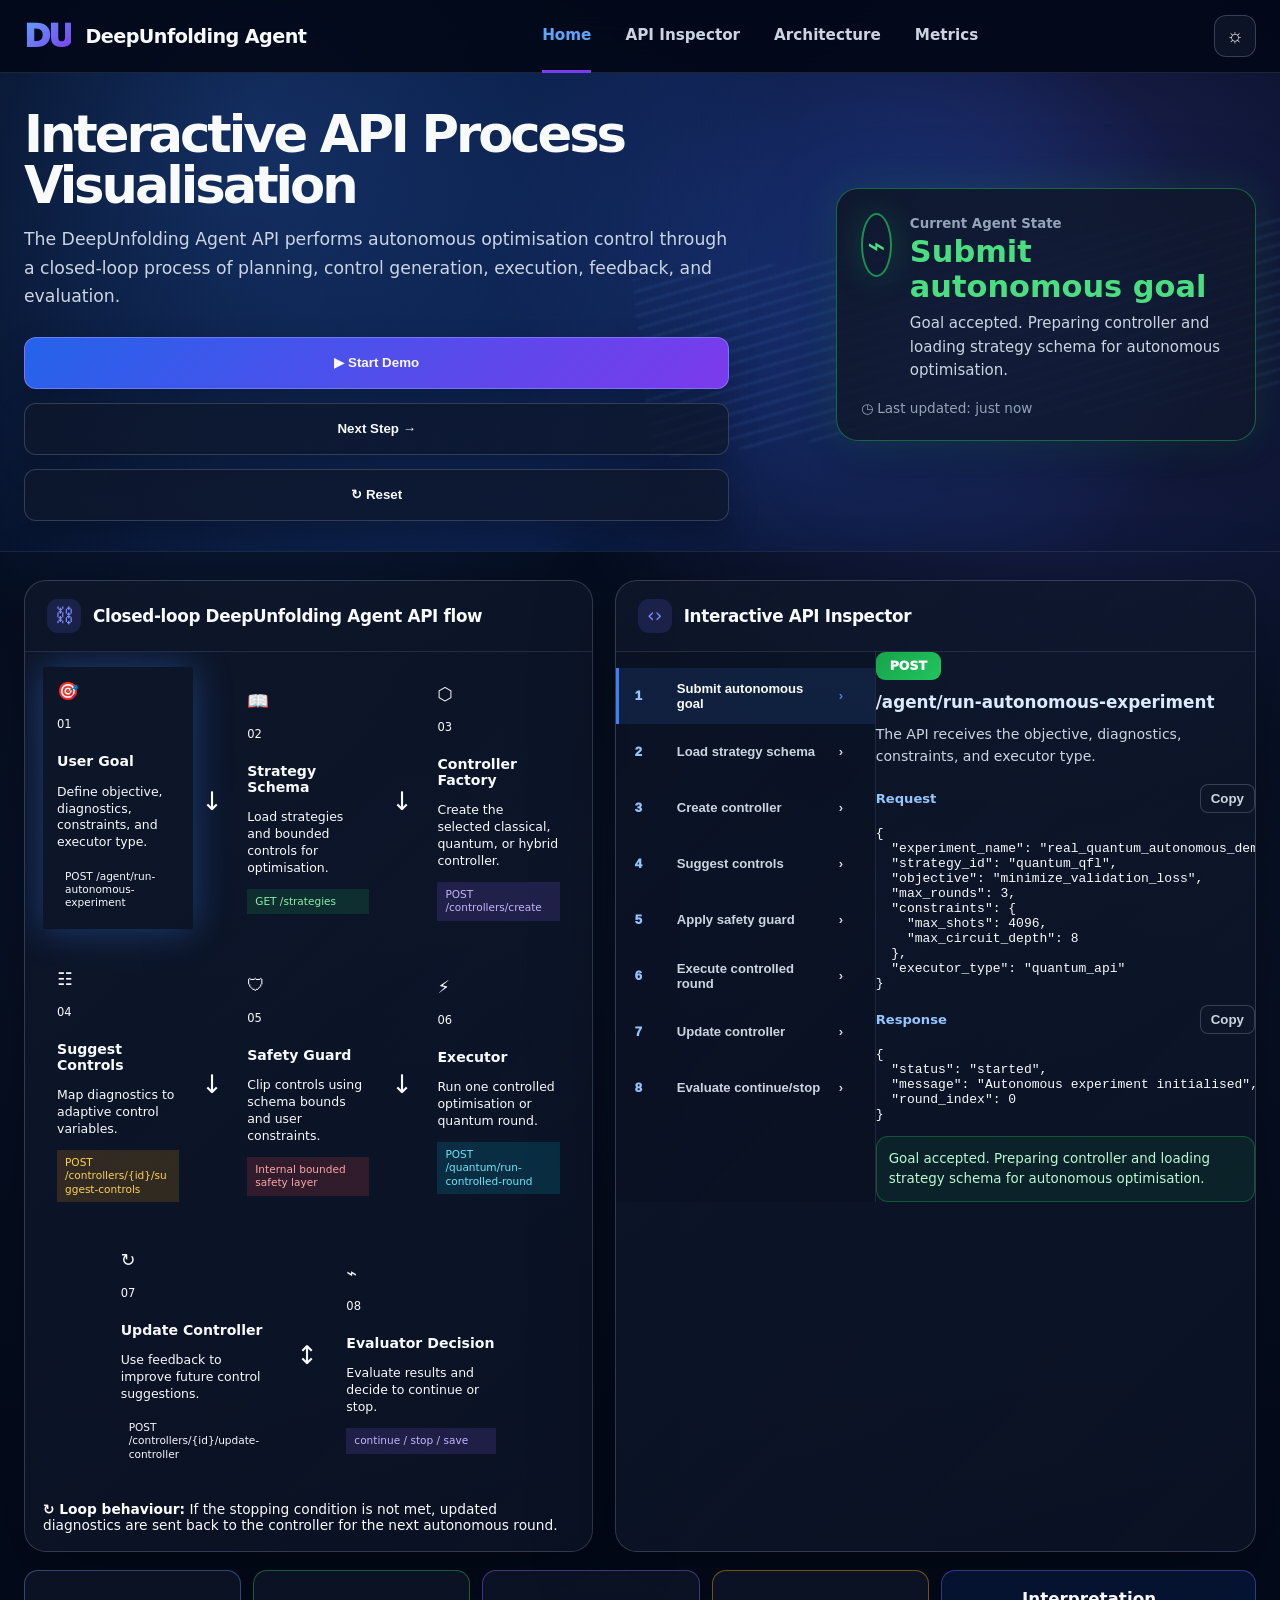
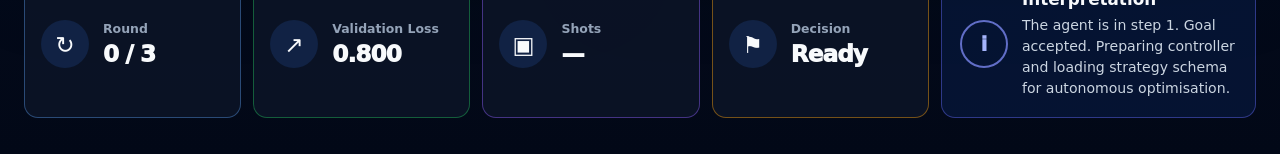
<file: demo.html>
<!DOCTYPE html>
<html lang="en">
<head>
  <meta charset="UTF-8" />
  <meta name="viewport" content="width=device-width, initial-scale=1.0" />
  <title>DeepUnfolding Agent | Interactive API Demo</title>

  <style>
    :root {
      --bg: #020817;
      --panel: rgba(15, 23, 42, 0.82);
      --panel-2: rgba(15, 23, 42, 0.62);
      --border: rgba(148, 163, 184, 0.28);
      --text: #f8fafc;
      --muted: #cbd5e1;
      --muted-2: #94a3b8;
      --blue: #3b82f6;
      --indigo: #6366f1;
      --purple: #8b5cf6;
      --green: #22c55e;
      --cyan: #06b6d4;
      --amber: #f59e0b;
      --red: #ef4444;
      --shadow: 0 24px 80px rgba(0, 0, 0, 0.35);
      --radius: 22px;
    }

    * {
      box-sizing: border-box;
    }

    html {
      scroll-behavior: smooth;
    }

    body {
      margin: 0;
      font-family: Inter, ui-sans-serif, system-ui, -apple-system, BlinkMacSystemFont, "Segoe UI", sans-serif;
      color: var(--text);
      background:
        radial-gradient(circle at 20% 8%, rgba(59, 130, 246, 0.28), transparent 28%),
        radial-gradient(circle at 82% 15%, rgba(99, 102, 241, 0.28), transparent 30%),
        linear-gradient(180deg, #020817 0%, #071126 50%, #020817 100%);
      min-height: 100vh;
    }

    a {
      color: inherit;
      text-decoration: none;
    }

    .container {
  width: min(1680px, calc(100% - 48px));
  margin: 0 auto;
}

    .site-header {
      position: sticky;
      top: 0;
      z-index: 50;
      border-bottom: 1px solid rgba(148, 163, 184, 0.18);
      background: rgba(2, 8, 23, 0.86);
      backdrop-filter: blur(18px);
    }

    .nav {
      height: 72px;
      display: flex;
      align-items: center;
      justify-content: space-between;
    }

    .brand {
      display: flex;
      align-items: center;
      gap: 14px;
      font-weight: 900;
      letter-spacing: -0.03em;
      font-size: 1.2rem;
    }

    .brand-mark {
      font-size: 2rem;
      font-weight: 1000;
      letter-spacing: -0.08em;
      background: linear-gradient(135deg, #60a5fa, #7c3aed);
      -webkit-background-clip: text;
      color: transparent;
    }

    .nav-links {
      display: flex;
      align-items: center;
      gap: 34px;
      color: var(--muted);
      font-weight: 700;
      font-size: 0.95rem;
    }

    .nav-links a {
      padding: 26px 0;
      border-bottom: 3px solid transparent;
    }

    .nav-links a.active {
      color: #60a5fa;
      border-bottom-color: #7c3aed;
    }

    .theme-button {
      width: 42px;
      height: 42px;
      border-radius: 12px;
      border: 1px solid rgba(148, 163, 184, 0.32);
      background: rgba(15, 23, 42, 0.82);
      color: var(--text);
      display: grid;
      place-items: center;
      font-size: 1.2rem;
    }

    .hero {
      position: relative;
      overflow: hidden;
      border-bottom: 1px solid rgba(148, 163, 184, 0.14);
    }

    .hero::before {
      content: "";
      position: absolute;
      inset: 0;
      background:
        linear-gradient(110deg, transparent 0%, rgba(37, 99, 235, 0.22) 48%, transparent 76%),
        radial-gradient(circle at 72% 50%, rgba(37, 99, 235, 0.36), transparent 32%);
      opacity: 0.9;
      pointer-events: none;
    }

    .hero::after {
      content: "";
      position: absolute;
      right: -8%;
      top: 35%;
      width: 58%;
      height: 180px;
      background:
        repeating-linear-gradient(
          170deg,
          rgba(96, 165, 250, 0.18),
          rgba(96, 165, 250, 0.18) 1px,
          transparent 2px,
          transparent 12px
        );
      filter: blur(1px);
      transform: rotate(-6deg);
      pointer-events: none;
    }

    .hero-inner {
      position: relative;
      z-index: 2;
      min-height: 230px;
      display: grid;
      grid-template-columns: 1.45fr 1fr;
      gap: 40px;
      align-items: center;
      padding: 36px 0 30px;
    }

    .hero h1 {
      font-size: clamp(2.2rem, 4vw, 3.4rem);
      line-height: 1;
      margin: 0 0 14px;
      letter-spacing: -0.06em;
    }

    .hero p {
      color: var(--muted);
      font-size: 1.08rem;
      line-height: 1.65;
      max-width: 760px;
      margin: 0 0 26px;
    }

    .hero-actions {
      display: flex;
      flex-wrap: wrap;
      gap: 14px;
    }

    .btn {
      height: 52px;
      border-radius: 12px;
      border: 1px solid rgba(148, 163, 184, 0.28);
      padding: 0 28px;
      display: inline-flex;
      align-items: center;
      justify-content: center;
      gap: 12px;
      color: var(--text);
      background: rgba(15, 23, 42, 0.72);
      font-weight: 900;
      cursor: pointer;
      box-shadow: 0 12px 30px rgba(0, 0, 0, 0.22);
      transition: transform 0.18s ease, border-color 0.18s ease, background 0.18s ease;
    }

    .btn:hover {
      transform: translateY(-2px);
      border-color: rgba(96, 165, 250, 0.8);
    }

    .btn-primary {
      background: linear-gradient(135deg, #2563eb, #7c3aed);
      border-color: rgba(129, 140, 248, 0.7);
    }

    .state-card {
      justify-self: end;
      width: min(420px, 100%);
      padding: 24px;
      border-radius: 22px;
      border: 1px solid rgba(34, 197, 94, 0.45);
      background: linear-gradient(135deg, rgba(15, 23, 42, 0.92), rgba(15, 23, 42, 0.72));
      box-shadow: 0 0 40px rgba(34, 197, 94, 0.14), var(--shadow);
    }

    .state-row {
      display: flex;
      gap: 18px;
      align-items: flex-start;
    }

    .pulse-icon {
      width: 64px;
      height: 64px;
      border-radius: 50%;
      border: 2px solid rgba(34, 197, 94, 0.7);
      display: grid;
      place-items: center;
      color: #4ade80;
      font-size: 1.9rem;
      box-shadow: 0 0 32px rgba(34, 197, 94, 0.22);
    }

    .state-card small {
      color: var(--muted-2);
      font-weight: 800;
    }

    .state-card h2 {
      margin: 2px 0 8px;
      font-size: 1.9rem;
      color: #4ade80;
    }

    .state-card p {
      margin: 0;
      font-size: 0.94rem;
      line-height: 1.55;
    }

    .state-time {
      margin-top: 18px;
      display: flex;
      align-items: center;
      gap: 8px;
      color: var(--muted-2);
      font-size: 0.85rem;
    }

    .dashboard {
      padding: 28px 0 36px;
    }

    .dashboard-grid {
  display: grid;
  grid-template-columns: 0.94fr 1.06fr;
  gap: 22px;
  align-items: stretch;
}

    .panel {
  border: 1px solid var(--border);
  border-radius: var(--radius);
  background: linear-gradient(135deg, rgba(15, 23, 42, 0.82), rgba(15, 23, 42, 0.58));
  box-shadow: var(--shadow);
  overflow: hidden;
}

#architecture.panel {
  overflow: hidden;
}


    .panel-header {
      padding: 18px 22px;
      border-bottom: 1px solid rgba(148, 163, 184, 0.16);
      display: flex;
      align-items: center;
      gap: 12px;
    }

    .panel-icon {
      width: 34px;
      height: 34px;
      border-radius: 11px;
      display: grid;
      place-items: center;
      background: rgba(99, 102, 241, 0.16);
      color: #818cf8;
      font-size: 1.2rem;
    }

    .panel-header h2 {
      margin: 0;
      font-size: 1.05rem;
      letter-spacing: -0.02em;
    }

.flow-area {
  padding: 18px;
  min-width: 0;
  overflow: hidden;
}

.flow-row {
  display: grid;
  grid-template-columns: minmax(0, 1fr) 24px minmax(0, 1fr) 24px minmax(0, 1fr);
  gap: 8px;
  align-items: center;
  margin-bottom: 20px;
}

.flow-row.last {
  display: grid;
  grid-template-columns: minmax(0, 1fr) 28px minmax(0, 1fr);
  gap: 10px;
  max-width: 76%;
  margin-left: 12%;
}

.flow-node {
  width: 100%;
  min-width: 0;
  min-height: 142px;
  padding: 14px;
  overflow: hidden;
}

    .flow-node.active {
      transform: translateY(-4px);
      box-shadow: 0 0 30px rgba(96, 165, 250, 0.25);
    }
    .flow-node h3 {
  font-size: 0.88rem;
  line-height: 1.15;
}

.flow-node p {
  font-size: 0.78rem;
  line-height: 1.35;
}

    .flow-node.complete {
      opacity: 0.82;
    }

    .flow-node.blue { border-color: rgba(59, 130, 246, 0.75); }
    .flow-node.green { border-color: rgba(34, 197, 94, 0.75); }
    .flow-node.purple { border-color: rgba(139, 92, 246, 0.75); }
    .flow-node.amber { border-color: rgba(245, 158, 11, 0.75); }
    .flow-node.red { border-color: rgba(239, 68, 68, 0.75); }
    .flow-node.cyan { border-color: rgba(6, 182, 212, 0.75); }

    .flow-node.active.blue { box-shadow: 0 0 34px rgba(59, 130, 246, 0.38); }
    .flow-node.active.green { box-shadow: 0 0 34px rgba(34, 197, 94, 0.35); }
    .flow-node.active.purple { box-shadow: 0 0 34px rgba(139, 92, 246, 0.35); }
    .flow-node.active.amber { box-shadow: 0 0 34px rgba(245, 158, 11, 0.35); }
    .flow-node.active.red { box-shadow: 0 0 34px rgba(239, 68, 68, 0.35); }
    .flow-node.active.cyan { box-shadow: 0 0 34px rgba(6, 182, 212, 0.35); }

    .node-top {
  gap: 8px;
}

.node-emoji {
  width: 36px;
  height: 36px;
  font-size: 1.1rem;
  flex: 0 0 auto;
}

.node-number {
  height: 22px;
  min-width: 28px;
  font-size: 0.72rem;
}

.tag {
  display: block;
  width: 100%;
  max-width: 100%;
  white-space: normal;
  word-break: break-word;
  overflow-wrap: anywhere;
  line-height: 1.25;
  font-size: 0.66rem;
  padding: 6px 8px;
}
    .tag.green { background: rgba(34, 197, 94, 0.14); color: #86efac; }
    .tag.purple { background: rgba(139, 92, 246, 0.16); color: #c4b5fd; }
    .tag.amber { background: rgba(245, 158, 11, 0.16); color: #fcd34d; }
    .tag.red { background: rgba(239, 68, 68, 0.16); color: #fca5a5; }
    .tag.cyan { background: rgba(6, 182, 212, 0.16); color: #67e8f9; }

    .arrow {
  font-size: 1.6rem;
  min-width: 20px;
}

.loop-line {
  width: 68%;
  margin-top: -8px;
  margin-bottom: 18px;
}

.loop-note {
  margin: 8px 0 0;
  font-size: 0.86rem;
}
    .loop-note strong {
      color: #ffffff;
    }

    .inspector {
  display: grid;
  grid-template-columns: 260px minmax(0, 1fr);
}

    .step-list {
      border-right: 1px solid rgba(148, 163, 184, 0.16);
      padding: 16px 0;
      background: rgba(2, 8, 23, 0.2);
    }

    .step-button {
      width: 100%;
      min-height: 56px;
      display: grid;
      grid-template-columns: 34px 1fr 20px;
      align-items: center;
      gap: 8px;
      border: 0;
      border-left: 3px solid transparent;
      background: transparent;
      color: var(--muted);
      text-align: left;
      padding: 0 16px;
      cursor: pointer;
      font-weight: 800;
      font-size: 0.82rem;
    }

    .step-button:hover,
    .step-button.active {
      color: var(--text);
      background: rgba(59, 130, 246, 0.12);
      border-left-color: var(--blue);
    }

    .step-button .idx {
      color: #93c5fd;
      font-weight: 1000;
    }

    .step-button.active .chev {
      color: var(--blue);
    }

   .inspect-content {
  min-width: 0;
}

    .endpoint-line {
      display: flex;
      align-items: center;
      gap: 12px;
      margin-bottom: 12px;
      flex-wrap: wrap;
    }

    .method {
      display: inline-flex;
      align-items: center;
      justify-content: center;
      height: 28px;
      padding: 0 14px;
      border-radius: 9px;
      background: linear-gradient(135deg, #16a34a, #22c55e);
      font-size: 0.78rem;
      font-weight: 1000;
    }

    .endpoint {
      font-size: 1.05rem;
      font-weight: 900;
      color: #dbeafe;
    }

    .inspect-content p {
      color: var(--muted);
      font-size: 0.88rem;
      line-height: 1.55;
      margin: 0 0 16px;
    }

    .json-title {
      display: flex;
      justify-content: space-between;
      align-items: center;
      color: #93c5fd;
      font-weight: 900;
      font-size: 0.82rem;
      margin: 14px 0 8px;
    }

    .copy-btn {
      border: 1px solid rgba(148, 163, 184, 0.3);
      background: rgba(15, 23, 42, 0.7);
      color: var(--muted);
      border-radius: 8px;
      padding: 6px 10px;
      cursor: pointer;
      font-weight: 800;
    }

    pre {
  width: 100%;
  max-width: 100%;
  overflow: auto;
}

    .agent-box {
      margin-top: 14px;
      border: 1px solid rgba(34, 197, 94, 0.32);
      background: rgba(22, 163, 74, 0.1);
      color: #bbf7d0;
      border-radius: 12px;
      padding: 12px;
      font-size: 0.84rem;
      line-height: 1.5;
    }

    .metric-row {
      display: grid;
      grid-template-columns: repeat(4, 1fr) 1.45fr;
      gap: 12px;
      margin-top: 18px;
    }

    .metric {
      min-height: 92px;
      display: flex;
      gap: 14px;
      align-items: center;
      padding: 16px;
      border: 1px solid rgba(96, 165, 250, 0.38);
      border-radius: 14px;
      background: rgba(15, 23, 42, 0.72);
    }

    .metric.green { border-color: rgba(34, 197, 94, 0.42); }
    .metric.purple { border-color: rgba(139, 92, 246, 0.45); }
    .metric.amber { border-color: rgba(245, 158, 11, 0.45); }

    .metric-icon {
      width: 48px;
      height: 48px;
      border-radius: 50%;
      display: grid;
      place-items: center;
      background: rgba(59, 130, 246, 0.15);
      font-size: 1.45rem;
    }

    .metric-label {
      color: var(--muted-2);
      font-size: 0.78rem;
      font-weight: 800;
    }

    .metric-value {
      display: block;
      margin-top: 4px;
      font-size: 1.45rem;
      font-weight: 1000;
      letter-spacing: -0.04em;
    }

    .interpretation {
      min-height: 92px;
      padding: 18px;
      border: 1px solid rgba(99, 102, 241, 0.45);
      border-radius: 14px;
      background: rgba(37, 99, 235, 0.12);
      display: flex;
      gap: 14px;
      align-items: center;
    }

    .interpretation-icon {
      width: 48px;
      height: 48px;
      flex: 0 0 auto;
      border-radius: 50%;
      display: grid;
      place-items: center;
      border: 2px solid rgba(129, 140, 248, 0.75);
      color: #a5b4fc;
      font-weight: 1000;
      font-size: 1.2rem;
    }

    .interpretation h3 {
      margin: 0 0 6px;
      font-size: 1.05rem;
    }

    .interpretation p {
      margin: 0;
      color: var(--muted);
      font-size: 0.88rem;
      line-height: 1.5;
    }

    @media (max-width: 780px) {
  .container {
    width: calc(100% - 24px);
  }

  .nav {
    height: auto;
    padding: 14px 0;
    align-items: center;
  }

  .brand {
    font-size: 1rem;
  }

  .nav-links {
    display: none;
  }

  .hero-inner {
    grid-template-columns: 1fr;
    gap: 22px;
    padding: 28px 0;
  }

  .hero h1 {
    font-size: clamp(1.9rem, 9vw, 2.5rem);
    line-height: 1.08;
  }

  .hero p {
    font-size: 0.98rem;
    line-height: 1.55;
  }

  .hero-actions {
    flex-direction: column;
  }

  .btn {
    width: 100%;
  }

  .dashboard-grid {
    grid-template-columns: 1fr;
  }

  .flow-area {
    padding: 14px;
    overflow: visible;
  }

  .flow-row,
  .flow-row.last {
    display: grid;
    grid-template-columns: 1fr;
    gap: 12px;
    max-width: 100%;
    margin-left: 0;
    margin-bottom: 16px;
  }

  .flow-node {
    min-height: auto;
    padding: 14px;
  }

  .flow-node h3 {
    font-size: 0.95rem;
  }

  .flow-node p {
    font-size: 0.82rem;
  }

  .arrow {
    font-size: 1.4rem;
    transform: rotate(90deg);
    justify-self: center;
  }

  .loop-line {
    display: none;
  }

  .loop-note {
    font-size: 0.82rem;
    line-height: 1.45;
  }

  .inspector {
    grid-template-columns: 1fr;
  }

  .step-list {
    border-right: 0;
    border-bottom: 1px solid rgba(148, 163, 184, 0.16);
  }

  .inspect-content {
    padding: 16px;
  }

  .endpoint {
    font-size: 0.88rem;
    word-break: break-word;
    overflow-wrap: anywhere;
  }

  pre {
    max-width: 100%;
    overflow-x: auto;
    font-size: 0.74rem;
  }

  .metric-row {
    grid-template-columns: 1fr;
  }

  .metric,
  .interpretation {
    min-height: auto;
  }
}

   @media (max-width: 480px) {
  .container {
    width: calc(100% - 18px);
  }

  .panel-header {
    padding: 14px 16px;
  }

  .panel-header h2 {
    font-size: 0.95rem;
  }

  .state-card {
    padding: 18px;
  }

  .state-row {
    gap: 12px;
  }

  .pulse-icon {
    width: 52px;
    height: 52px;
    font-size: 1.5rem;
  }

  .state-card h2 {
    font-size: 1.45rem;
  }

  .step-button {
    padding: 0 12px;
    font-size: 0.78rem;
  }

  .tag {
    font-size: 0.62rem;
  }
}

      .arrow {
        transform: rotate(90deg);
      }

      .loop-line {
        display: none;
      }

      .hero-actions {
        flex-direction: column;
      }

      .btn {
        width: 100%;
      }
    }

    /* Strong mobile fix for Closed-loop DeepUnfolding Agent API flow */
@media (max-width: 900px) {
  #architecture.panel {
    overflow: visible !important;
  }

  #architecture .flow-area {
    width: 100% !important;
    max-width: 100% !important;
    padding: 14px !important;
    overflow: visible !important;
  }

  #architecture .flow-row,
  #architecture .flow-row.last {
    display: flex !important;
    flex-direction: column !important;
    align-items: stretch !important;
    width: 100% !important;
    max-width: 100% !important;
    margin-left: 0 !important;
    margin-right: 0 !important;
    margin-bottom: 16px !important;
    gap: 10px !important;
    grid-template-columns: none !important;
  }

  #architecture .flow-node {
    width: 100% !important;
    max-width: 100% !important;
    min-width: 0 !important;
    min-height: auto !important;
    padding: 14px !important;
  }

  #architecture .node-top {
    display: flex !important;
    align-items: flex-start !important;
    gap: 10px !important;
  }

  #architecture .node-emoji {
    width: 34px !important;
    height: 34px !important;
    min-width: 34px !important;
    font-size: 1rem !important;
  }

  #architecture .flow-node h3 {
    font-size: 0.95rem !important;
    line-height: 1.25 !important;
    margin: 6px 0 !important;
  }

  #architecture .flow-node p {
    font-size: 0.82rem !important;
    line-height: 1.45 !important;
  }

  #architecture .tag {
    display: block !important;
    width: 100% !important;
    max-width: 100% !important;
    white-space: normal !important;
    word-break: break-word !important;
    overflow-wrap: anywhere !important;
    font-size: 0.68rem !important;
    line-height: 1.3 !important;
  }

  #architecture .arrow {
    width: 100% !important;
    min-width: 0 !important;
    display: flex !important;
    justify-content: center !important;
    align-items: center !important;
    transform: rotate(90deg) !important;
    font-size: 1.35rem !important;
    margin: 0 !important;
  }

  #architecture .loop-line {
    display: none !important;
  }

  #architecture .loop-note {
    font-size: 0.82rem !important;
    line-height: 1.45 !important;
    margin-top: 10px !important;
  }
}
    @media (max-width: 480px) {
  #architecture .flow-area {
    padding: 10px !important;
  }

  #architecture .flow-node {
    padding: 12px !important;
  }

  #architecture .flow-node h3 {
    font-size: 0.9rem !important;
  }

  #architecture .flow-node p {
    font-size: 0.78rem !important;
  }

  #architecture .tag {
    font-size: 0.62rem !important;
  }
}
  </style>
</head>

<body>
  <header class="site-header">
    <div class="container nav">
      <a class="brand" href="index.html">
        <span class="brand-mark">DU</span>
        <span>DeepUnfolding Agent</span>
      </a>

      <nav class="nav-links" aria-label="Main navigation">
        <a class="active" href="index.html">Home</a>
        <a href="#api-inspector">API Inspector</a>
        <a href="#architecture">Architecture</a>
        <a href="#metrics">Metrics</a>
      </nav>

      <button class="theme-button" type="button" aria-label="Theme visual button">☼</button>
    </div>
  </header>

  <main>
    <section class="hero">
      <div class="container hero-inner">
        <div>
          <h1>Interactive API Process Visualisation</h1>
          <p>
            The DeepUnfolding Agent API performs autonomous optimisation control
            through a closed-loop process of planning, control generation,
            execution, feedback, and evaluation.
          </p>

          <div class="hero-actions">
            <button class="btn btn-primary" id="startDemo" type="button">▶ Start Demo</button>
            <button class="btn" id="nextStep" type="button">Next Step →</button>
            <button class="btn" id="resetDemo" type="button">↻ Reset</button>
          </div>
        </div>

        <aside class="state-card">
          <div class="state-row">
            <div class="pulse-icon">⌁</div>
            <div>
              <small>Current Agent State</small>
              <h2 id="currentStepTitle">Ready</h2>
              <p id="currentStepDescription">
                The agent is initialised and ready to begin the autonomous optimisation loop.
              </p>
            </div>
          </div>
          <div class="state-time">◷ Last updated: just now</div>
        </aside>
      </div>
    </section>

    <section class="dashboard">
      <div class="container">
        <div class="dashboard-grid">
          <section id="architecture" class="panel">
            <div class="panel-header">
              <div class="panel-icon">⛓</div>
              <h2>Closed-loop DeepUnfolding Agent API flow</h2>
            </div>

            <div class="flow-area">
              <div class="flow-row">
                <article class="flow-node blue" data-step="0">
                  <div class="node-top">
                    <div class="node-emoji">🎯</div>
                    <div>
                      <div class="node-number">01</div>
                      <h3>User Goal</h3>
                    </div>
                  </div>
                  <p>Define objective, diagnostics, constraints, and executor type.</p>
                  <span class="tag">POST /agent/run-autonomous-experiment</span>
                </article>

                <div class="arrow">→</div>

                <article class="flow-node green" data-step="1">
                  <div class="node-top">
                    <div class="node-emoji">📖</div>
                    <div>
                      <div class="node-number">02</div>
                      <h3>Strategy Schema</h3>
                    </div>
                  </div>
                  <p>Load strategies and bounded controls for optimisation.</p>
                  <span class="tag green">GET /strategies</span>
                </article>

                <div class="arrow">→</div>

                <article class="flow-node purple" data-step="2">
                  <div class="node-top">
                    <div class="node-emoji">⬡</div>
                    <div>
                      <div class="node-number">03</div>
                      <h3>Controller Factory</h3>
                    </div>
                  </div>
                  <p>Create the selected classical, quantum, or hybrid controller.</p>
                  <span class="tag purple">POST /controllers/create</span>
                </article>
              </div>

              <div class="loop-line"></div>

              <div class="flow-row">
                <article class="flow-node amber" data-step="3">
                  <div class="node-top">
                    <div class="node-emoji">☷</div>
                    <div>
                      <div class="node-number">04</div>
                      <h3>Suggest Controls</h3>
                    </div>
                  </div>
                  <p>Map diagnostics to adaptive control variables.</p>
                  <span class="tag amber">POST /controllers/{id}/suggest-controls</span>
                </article>

                <div class="arrow">→</div>

                <article class="flow-node red" data-step="4">
                  <div class="node-top">
                    <div class="node-emoji">🛡</div>
                    <div>
                      <div class="node-number">05</div>
                      <h3>Safety Guard</h3>
                    </div>
                  </div>
                  <p>Clip controls using schema bounds and user constraints.</p>
                  <span class="tag red">Internal bounded safety layer</span>
                </article>

                <div class="arrow">→</div>

                <article class="flow-node cyan" data-step="5">
                  <div class="node-top">
                    <div class="node-emoji">⚡</div>
                    <div>
                      <div class="node-number">06</div>
                      <h3>Executor</h3>
                    </div>
                  </div>
                  <p>Run one controlled optimisation or quantum round.</p>
                  <span class="tag cyan">POST /quantum/run-controlled-round</span>
                </article>
              </div>

              <div class="loop-line"></div>

              <div class="flow-row last">
                <article class="flow-node blue" data-step="6">
                  <div class="node-top">
                    <div class="node-emoji">↻</div>
                    <div>
                      <div class="node-number">07</div>
                      <h3>Update Controller</h3>
                    </div>
                  </div>
                  <p>Use feedback to improve future control suggestions.</p>
                  <span class="tag">POST /controllers/{id}/update-controller</span>
                </article>

                <div class="arrow">↔</div>

                <article class="flow-node purple" data-step="7">
                  <div class="node-top">
                    <div class="node-emoji">⌁</div>
                    <div>
                      <div class="node-number">08</div>
                      <h3>Evaluator Decision</h3>
                    </div>
                  </div>
                  <p>Evaluate results and decide to continue or stop.</p>
                  <span class="tag purple">continue / stop / save</span>
                </article>
              </div>

              <div class="loop-note">
                <strong>↻ Loop behaviour:</strong>
                If the stopping condition is not met, updated diagnostics are sent back
                to the controller for the next autonomous round.
              </div>
            </div>
          </section>

          <section id="api-inspector" class="panel">
            <div class="panel-header">
              <div class="panel-icon">‹›</div>
              <h2>Interactive API Inspector</h2>
            </div>

            <div class="inspector">
              <div class="step-list" id="stepList"></div>

              <div class="inspect-content">
                <div class="endpoint-line">
                  <span class="method" id="methodLabel">POST</span>
                  <span class="endpoint" id="endpointLabel">/agent/run-autonomous-experiment</span>
                </div>

                <p id="inspectorExplanation">
                  Submit the autonomous optimisation goal and initialise the closed-loop agent.
                </p>

                <div class="json-title">
                  <span>Request</span>
                  <button class="copy-btn" type="button" data-copy="requestJson">Copy</button>
                </div>
                <pre><code id="requestJson"></code></pre>

                <div class="json-title">
                  <span>Response</span>
                  <button class="copy-btn" type="button" data-copy="responseJson">Copy</button>
                </div>
                <pre><code id="responseJson"></code></pre>

                <div class="agent-box" id="agentInterpretation">
                  Goal accepted. Preparing controller and loading strategy schema for autonomous optimisation.
                </div>
              </div>
            </div>
          </section>
        </div>

        <section id="metrics" class="metric-row">
          <article class="metric">
            <div class="metric-icon">↻</div>
            <div>
              <div class="metric-label">Round</div>
              <strong class="metric-value" id="metricRound">0 / 3</strong>
            </div>
          </article>

          <article class="metric green">
            <div class="metric-icon">↗</div>
            <div>
              <div class="metric-label">Validation Loss</div>
              <strong class="metric-value" id="metricLoss">0.800</strong>
            </div>
          </article>

          <article class="metric purple">
            <div class="metric-icon">▣</div>
            <div>
              <div class="metric-label">Shots</div>
              <strong class="metric-value" id="metricShots">—</strong>
            </div>
          </article>

          <article class="metric amber">
            <div class="metric-icon">⚑</div>
            <div>
              <div class="metric-label">Decision</div>
              <strong class="metric-value" id="metricDecision">Ready</strong>
            </div>
          </article>

          <article class="interpretation">
            <div class="interpretation-icon">i</div>
            <div>
              <h3>Interpretation</h3>
              <p id="metricInterpretation">
                This visualisation demonstrates the agentic control loop of the
                DeepUnfolding Agent. In production mode, real deep-unfolded
                controllers and real executors can be used.
              </p>
            </div>
          </article>
        </section>
      </div>
    </section>
  </main>

  <script>
    const steps = [
      {
        title: "Submit autonomous goal",
        method: "POST",
        endpoint: "/agent/run-autonomous-experiment",
        explanation: "The API receives the objective, diagnostics, constraints, and executor type.",
        request: {
          experiment_name: "real_quantum_autonomous_demo",
          strategy_id: "quantum_qfl",
          objective: "minimize_validation_loss",
          max_rounds: 3,
          constraints: {
            max_shots: 4096,
            max_circuit_depth: 8
          },
          executor_type: "quantum_api"
        },
        response: {
          status: "started",
          message: "Autonomous experiment initialised",
          round_index: 0
        },
        agent: "Goal accepted. Preparing controller and loading strategy schema for autonomous optimisation.",
        round: "0 / 3",
        loss: "0.800",
        shots: "—",
        decision: "Ready"
      },
      {
        title: "Load strategy schema",
        method: "GET",
        endpoint: "/strategies",
        explanation: "The agent loads required diagnostics and the bounded control schema.",
        request: {
          strategy_id: "quantum_qfl"
        },
        response: {
          state_variables: [
            "previous_loss",
            "quantum_gradient_norm",
            "parameter_shift_variance",
            "shot_noise",
            "circuit_depth",
            "round_index"
          ],
          control_variables: {
            theta_learning_rate: [0.00001, 0.1],
            shots: [128, 8192],
            circuit_depth: [1, 12]
          }
        },
        agent: "Schema loaded. The safety guard now knows the valid control bounds.",
        round: "0 / 3",
        loss: "0.800",
        shots: "—",
        decision: "Schema ready"
      },
      {
        title: "Create controller",
        method: "POST",
        endpoint: "/controllers/create",
        explanation: "The controller factory creates the selected quantum deep-unfolded controller.",
        request: {
          strategy_id: "quantum_qfl",
          controller_family: "quantum",
          backend: "torch"
        },
        response: {
          controller_id: "ctrl_8f3a9c1e",
          controller_type: "TorchDeepUnfoldedController",
          backend: "torch"
        },
        agent: "A real controller instance is available for closed-loop control generation.",
        round: "0 / 3",
        loss: "0.800",
        shots: "—",
        decision: "Controller ready"
      },
      {
        title: "Suggest controls",
        method: "POST",
        endpoint: "/controllers/{id}/suggest-controls",
        explanation: "The controller maps current diagnostics to adaptive control variables.",
        request: {
          controller_id: "ctrl_8f3a9c1e",
          diagnostics: {
            previous_loss: 0.800,
            quantum_gradient_norm: 0.400,
            shot_noise: 0.050,
            circuit_depth: 2,
            round_index: 0
          }
        },
        response: {
          theta_learning_rate: 0.03689,
          shots: 3223,
          circuit_depth: 8,
          entanglement_depth: 3,
          measurement_reuse: 0.41067
        },
        agent: "The controller proposed adaptive controls for the next optimisation round.",
        round: "1 / 3",
        loss: "0.800",
        shots: "3223",
        decision: "Controls"
      },
      {
        title: "Apply safety guard",
        method: "INTERNAL",
        endpoint: "Safety Guard",
        explanation: "The agent clips proposed controls using schema bounds and user constraints.",
        request: {
          proposed_controls: {
            theta_learning_rate: 0.04048,
            shots: 4267,
            circuit_depth: 8
          },
          safety_constraints: {
            max_shots: 4096,
            max_circuit_depth: 8
          }
        },
        response: {
          safe_controls: {
            theta_learning_rate: 0.04048,
            shots: 4096,
            circuit_depth: 8
          },
          clipped: ["shots"]
        },
        agent: "The safety layer clipped shots to the user-defined maximum before execution.",
        round: "1 / 3",
        loss: "0.800",
        shots: "4096",
        decision: "Safe"
      },
      {
        title: "Execute controlled round",
        method: "POST",
        endpoint: "/quantum/run-controlled-round",
        explanation: "The executor applies the bounded controls and returns feedback metrics.",
        request: {
          controller_id: "ctrl_8f3a9c1e",
          controls: {
            theta_learning_rate: 0.04048,
            shots: 4096,
            circuit_depth: 8
          },
          parameters: [0.1, -0.2, 0.05],
          features: [0.4, 0.7, 0.2]
        },
        response: {
          train_loss: 0.636,
          validation_loss: 0.649,
          reward: 0.052,
          executor: "quantum_api_executor"
        },
        agent: "Execution feedback returned validation loss, reward, and next diagnostics.",
        round: "2 / 3",
        loss: "0.649",
        shots: "4096",
        decision: "Feedback"
      },
      {
        title: "Update controller",
        method: "POST",
        endpoint: "/controllers/{id}/update-controller",
        explanation: "The controller is updated using feedback from the controlled round.",
        request: {
          controller_id: "ctrl_8f3a9c1e",
          feedback: {
            validation_loss: 0.649,
            reward: 0.052
          }
        },
        response: {
          status: "updated",
          controller_id: "ctrl_8f3a9c1e"
        },
        agent: "The controller has learned from the previous round feedback.",
        round: "3 / 3",
        loss: "0.649",
        shots: "4096",
        decision: "Updated"
      },
      {
        title: "Evaluate continue/stop",
        method: "DECISION",
        endpoint: "Evaluator",
        explanation: "The evaluator checks the stopping rule and decides the next action.",
        request: {
          current_validation_loss: 0.649,
          target_validation_loss: 0.400,
          max_rounds: 3,
          current_round: 3
        },
        response: {
          status: "completed",
          final_decision: "max_rounds_reached",
          best_round: 2,
          best_validation_loss: 0.649
        },
        agent: "Maximum rounds reached. The best result is saved in the run summary.",
        round: "3 / 3",
        loss: "0.649",
        shots: "4096",
        decision: "Continue"
      }
    ];

    let currentStep = 0;
    let timer = null;

    const stepList = document.getElementById("stepList");
    const flowNodes = document.querySelectorAll("[data-step]");

    const currentStepTitle = document.getElementById("currentStepTitle");
    const currentStepDescription = document.getElementById("currentStepDescription");
    const methodLabel = document.getElementById("methodLabel");
    const endpointLabel = document.getElementById("endpointLabel");
    const inspectorExplanation = document.getElementById("inspectorExplanation");
    const requestJson = document.getElementById("requestJson");
    const responseJson = document.getElementById("responseJson");
    const agentInterpretation = document.getElementById("agentInterpretation");

    const metricRound = document.getElementById("metricRound");
    const metricLoss = document.getElementById("metricLoss");
    const metricShots = document.getElementById("metricShots");
    const metricDecision = document.getElementById("metricDecision");
    const metricInterpretation = document.getElementById("metricInterpretation");

    function buildStepList() {
      stepList.innerHTML = "";

      steps.forEach((step, index) => {
        const button = document.createElement("button");
        button.className = "step-button";
        button.type = "button";
        button.innerHTML = `
          <span class="idx">${index + 1}</span>
          <span>${step.title}</span>
          <span class="chev">›</span>
        `;
        button.addEventListener("click", () => {
          stopTimer();
          currentStep = index;
          render();
        });
        stepList.appendChild(button);
      });
    }

    function render() {
      const step = steps[currentStep];

      document.querySelectorAll(".step-button").forEach((button, index) => {
        button.classList.toggle("active", index === currentStep);
      });

      flowNodes.forEach((node) => {
        const nodeStep = Number(node.dataset.step);
        node.classList.remove("active", "complete");

        if (nodeStep === currentStep) {
          node.classList.add("active");
        }

        if (nodeStep < currentStep) {
          node.classList.add("complete");
        }
      });

      currentStepTitle.textContent = step.title;
      currentStepDescription.textContent = step.agent;

      methodLabel.textContent = step.method;
      endpointLabel.textContent = step.endpoint;
      inspectorExplanation.textContent = step.explanation;
      requestJson.textContent = JSON.stringify(step.request, null, 2);
      responseJson.textContent = JSON.stringify(step.response, null, 2);
      agentInterpretation.textContent = step.agent;

      metricRound.textContent = step.round;
      metricLoss.textContent = step.loss;
      metricShots.textContent = step.shots;
      metricDecision.textContent = step.decision;
      metricInterpretation.textContent =
        "The agent is in step " + (currentStep + 1) +
        ". " + step.agent;
    }

    function nextStep() {
      if (currentStep < steps.length - 1) {
        currentStep += 1;
      } else {
        stopTimer();
      }
      render();
    }

    function startDemo() {
      stopTimer();
      currentStep = 0;
      render();

      timer = setInterval(() => {
        if (currentStep >= steps.length - 1) {
          stopTimer();
          return;
        }
        nextStep();
      }, 1800);
    }

    function resetDemo() {
      stopTimer();
      currentStep = 0;
      render();
    }

    function stopTimer() {
      if (timer) {
        clearInterval(timer);
        timer = null;
      }
    }

    document.getElementById("startDemo").addEventListener("click", startDemo);
    document.getElementById("nextStep").addEventListener("click", () => {
      stopTimer();
      nextStep();
    });
    document.getElementById("resetDemo").addEventListener("click", resetDemo);

    document.querySelectorAll(".copy-btn").forEach((button) => {
      button.addEventListener("click", async () => {
        const targetId = button.dataset.copy;
        const text = document.getElementById(targetId).textContent;

        try {
          await navigator.clipboard.writeText(text);
          button.textContent = "Copied";
          setTimeout(() => {
            button.textContent = "Copy";
          }, 1000);
        } catch {
          button.textContent = "Select text";
          setTimeout(() => {
            button.textContent = "Copy";
          }, 1000);
        }
      });
    });

    buildStepList();
    render();
  </script>
</body>
</html>
</file>
